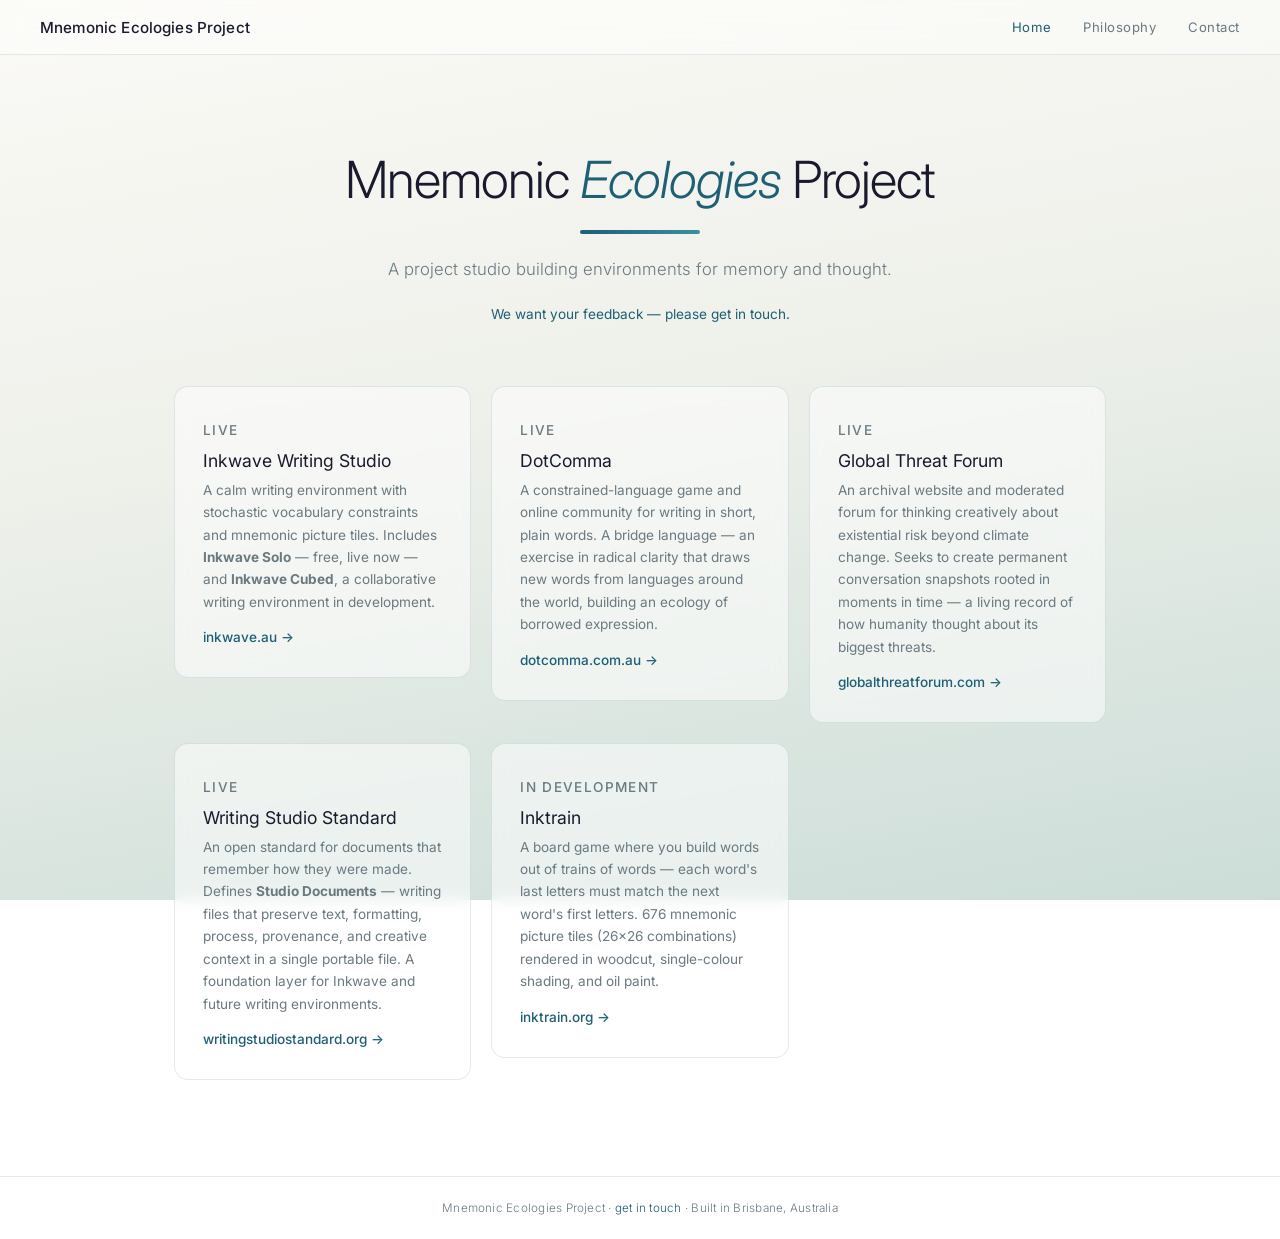
<file: index.html>
<!DOCTYPE html>
<html lang="en">
<head>
  <meta charset="UTF-8" />
  <meta name="viewport" content="width=device-width, initial-scale=1.0" />

  <meta name="author" content="Peter Gibson" />
  <meta name="theme-color" content="#1e5f74" />
  <link rel="icon" href="/favicon.svg" type="image/svg+xml" />
  <link rel="apple-touch-icon" href="/apple-touch-icon.png" />
  <link rel="manifest" href="/manifest.json" />
  <link rel="preconnect" href="https://fonts.googleapis.com" />
  <link rel="preconnect" href="https://fonts.gstatic.com" crossorigin />
  <link rel="alternate" hreflang="en" href="https://mnemonicecologies.me/" />
  <link rel="alternate" hreflang="en-AU" href="https://mnemonicecologies.me/" />
  <link rel="alternate" hreflang="x-default" href="https://mnemonicecologies.me/" />

  <title>Mnemonic Ecologies Project — Environments for Memory and Thought</title>
  <meta name="description" content="Mnemonic Ecologies builds technological environments that shape how we think and learn through mnemonics and memory. Projects include Inkwave, DotComma, Writing Studio Standard, Global Threat Forum, and Inktrain." />

  <link rel="canonical" href="https://mnemonicecologies.me/" />

  <meta property="og:type" content="website" />
  <meta property="og:url" content="https://mnemonicecologies.me/" />
  <meta property="og:title" content="Mnemonic Ecologies Project — Environments for Memory and Thought" />
  <meta property="og:description" content="Technological environments that shape how we think and learn through mnemonics and memory." />
  <meta property="og:image" content="https://mnemonicecologies.me/og-image.png" />
  <meta property="og:locale" content="en" />
  <meta property="og:site_name" content="Mnemonic Ecologies Project" />

  <meta name="twitter:card" content="summary_large_image" />
  <meta name="twitter:title" content="Mnemonic Ecologies Project — Environments for Memory and Thought" />
  <meta name="twitter:description" content="Technological environments that shape how we think and learn through mnemonics and memory." />
  <meta name="twitter:image" content="https://mnemonicecologies.me/og-image.png" />

  <link rel="stylesheet" href="/style.css" />

  <script type="application/ld+json">
  {
    "@context": "https://schema.org",
    "@type": "Organization",
    "name": "Mnemonic Ecologies Project",
    "url": "https://mnemonicecologies.me",
    "description": "A project studio building mnemonic environments — technological environments that shape how we think and learn through mnemonics and memory.",
    "sameAs": ["https://inkwave.au", "https://dotcomma.com.au", "https://writingstudiostandard.org", "https://globalthreatforum.com"]
  }
  </script>
</head>
<body>

  <a href="#main" class="skip-link">Skip to content</a>

  <nav aria-label="Main navigation">
    <a href="/" class="nav-logo" aria-label="Mnemonic Ecologies Project home">Mnemonic Ecologies Project</a>
    <div class="nav-links">
      <a href="/" class="active" aria-current="page">Home</a>
      <a href="/philosophy">Philosophy</a>
      <a href="/contact">Contact</a>
    </div>
  </nav>

  <main id="main">
    <section class="hero" aria-labelledby="hero-heading">
      <p class="hero-wordmark">Mnemonic <em>Ecologies</em> Project</p>
      <div class="hero-bar" aria-hidden="true"></div>
      <p class="tagline">A project studio building environments for memory and thought.</p>
      <p class="feedback-note">We want your feedback — please get in touch.</p>
    </section>

    <section class="projects" aria-labelledby="projects-heading">
      <h2 id="projects-heading" class="sr-only">Projects</h2>

      <article class="project">
        <p class="project-label">Live</p>
        <h3>Inkwave Writing Studio</h3>
        <p>A calm writing environment with stochastic vocabulary constraints and mnemonic picture tiles. Includes <strong>Inkwave Solo</strong> — free, live now — and <strong>Inkwave Cubed</strong>, a collaborative writing environment in development.</p>
        <a href="https://inkwave.au" class="project-link" rel="noopener noreferrer" target="_blank">inkwave.au →</a>
      </article>

      <article class="project">
        <p class="project-label">Live</p>
        <h3>DotComma</h3>
        <p>A constrained-language game and online community for writing in short, plain words. A bridge language — an exercise in radical clarity that draws new words from languages around the world, building an ecology of borrowed expression.</p>
        <a href="https://dotcomma.com.au" class="project-link" rel="noopener noreferrer" target="_blank">dotcomma.com.au →</a>
      </article>

      <article class="project">
        <p class="project-label">Live</p>
        <h3>Global Threat Forum</h3>
        <p>An archival website and moderated forum for thinking creatively about existential risk beyond climate change. Seeks to create permanent conversation snapshots rooted in moments in time — a living record of how humanity thought about its biggest threats.</p>
        <a href="https://globalthreatforum.com" class="project-link" rel="noopener noreferrer" target="_blank">globalthreatforum.com →</a>
      </article>

      <article class="project">
        <p class="project-label">Live</p>
        <h3>Writing Studio Standard</h3>
        <p>An open standard for documents that remember how they were made. Defines <strong>Studio Documents</strong> — writing files that preserve text, formatting, process, provenance, and creative context in a single portable file. A foundation layer for Inkwave and future writing environments.</p>
        <a href="https://writingstudiostandard.org" class="project-link" rel="noopener noreferrer" target="_blank">writingstudiostandard.org →</a>
      </article>

      <article class="project">
        <p class="project-label">In development</p>
        <h3>Inktrain</h3>
        <p>A board game where you build words out of trains of words — each word's last letters must match the next word's first letters. 676 mnemonic picture tiles (26×26 combinations) rendered in woodcut, single-colour shading, and oil paint.</p>
        <a href="https://inktrain.org" class="project-link" rel="noopener noreferrer" target="_blank">inktrain.org →</a>
      </article>

    </section>
  </main>

  <footer>
    <p>Mnemonic Ecologies Project &middot; <a href="/contact">get in touch</a> &middot; Built in Brisbane, Australia</p>
  </footer>

</body>
</html>
</file>
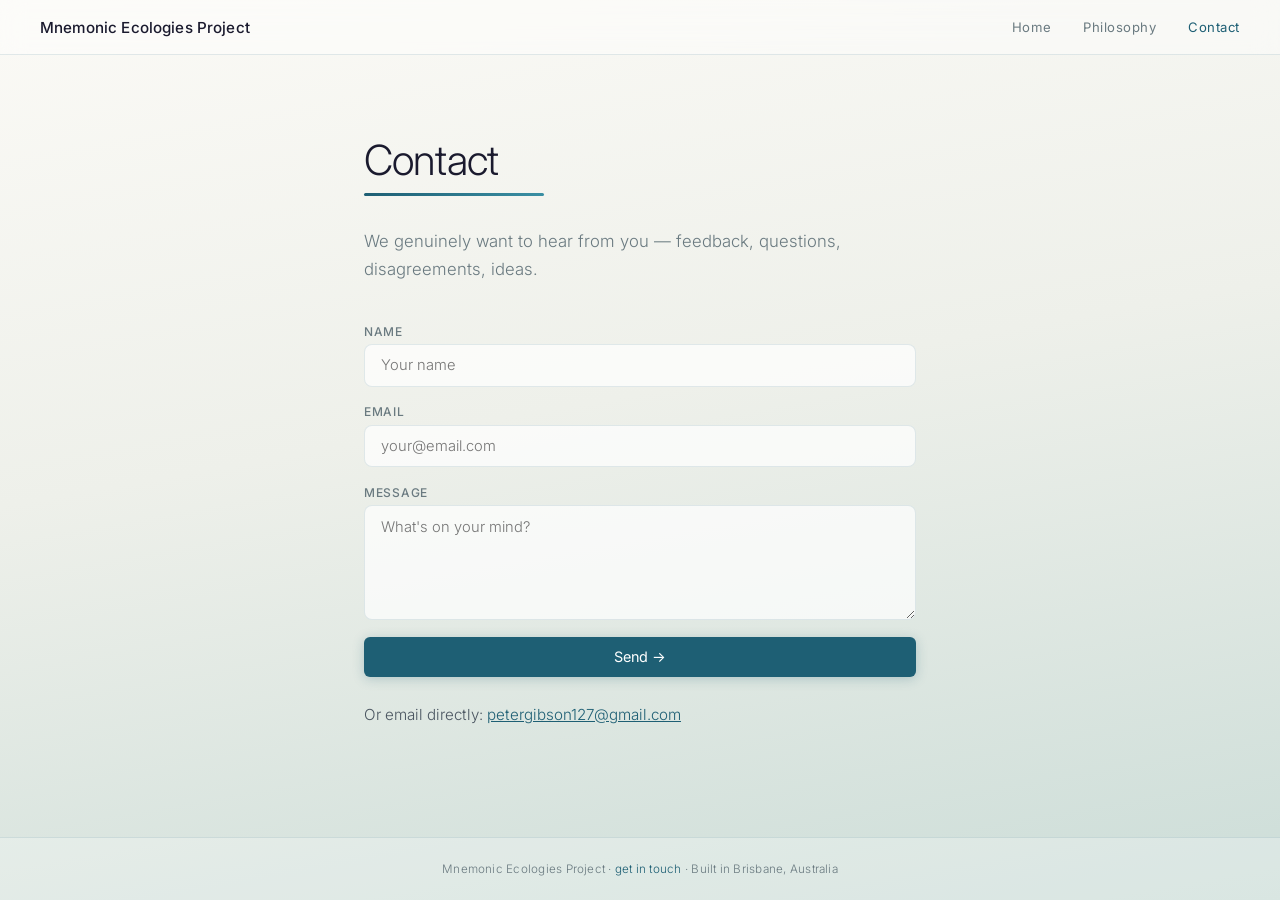
<file: contact.html>
<!DOCTYPE html>
<html lang="en">
<head>
  <meta charset="UTF-8" />
  <meta name="viewport" content="width=device-width, initial-scale=1.0" />

  <meta name="author" content="Peter Gibson" />
  <meta name="theme-color" content="#1e5f74" />
  <link rel="icon" href="/favicon.svg" type="image/svg+xml" />
  <link rel="apple-touch-icon" href="/apple-touch-icon.png" />
  <link rel="manifest" href="/manifest.json" />
  <link rel="preconnect" href="https://fonts.googleapis.com" />
  <link rel="preconnect" href="https://fonts.gstatic.com" crossorigin />
  <link rel="alternate" hreflang="en" href="https://mnemonicecologies.me/contact" />
  <link rel="alternate" hreflang="en-AU" href="https://mnemonicecologies.me/contact" />
  <link rel="alternate" hreflang="x-default" href="https://mnemonicecologies.me/contact" />

  <title>Contact | Mnemonic Ecologies</title>
  <meta name="description" content="Get in touch with Mnemonic Ecologies. We want your feedback, questions, and ideas." />

  <link rel="canonical" href="https://mnemonicecologies.me/contact" />

  <meta property="og:type" content="website" />
  <meta property="og:url" content="https://mnemonicecologies.me/contact" />
  <meta property="og:title" content="Contact | Mnemonic Ecologies Project" />
  <meta property="og:description" content="We want your feedback, questions, and ideas." />
  <meta property="og:image" content="https://mnemonicecologies.me/og-image.png" />
  <meta property="og:site_name" content="Mnemonic Ecologies Project" />

  <link rel="stylesheet" href="/style.css" />
  <script type="application/ld+json">
  {
  "@context": "https://schema.org",
  "@type": "WebPage",
  "name": "Contact | Mnemonic Ecologies Project",
  "url": "https://mnemonicecologies.me/contact",
  "isPartOf": {
    "@type": "WebSite",
    "name": "Mnemonic Ecologies Project",
    "url": "https://mnemonicecologies.me/"
  },
  "breadcrumb": {
    "@type": "BreadcrumbList",
    "itemListElement": [
      {
        "@type": "ListItem",
        "position": 1,
        "name": "Home",
        "item": "https://mnemonicecologies.me/"
      },
      {
        "@type": "ListItem",
        "position": 2,
        "name": "Contact",
        "item": "https://mnemonicecologies.me/contact"
      }
    ]
  }
}
  </script>
</head>
<body>

  <a href="#main" class="skip-link">Skip to content</a>

  <nav aria-label="Main navigation">
    <a href="/" class="nav-logo" aria-label="Mnemonic Ecologies Project home">Mnemonic Ecologies Project</a>
    <div class="nav-links">
      <a href="/">Home</a>
      <a href="/philosophy">Philosophy</a>
      <a href="/contact" class="active" aria-current="page">Contact</a>
    </div>
  </nav>

  <main id="main" class="prose-page contact-page">
    <h1>Contact</h1>
    <div class="page-bar" aria-hidden="true"></div>
    <p class="lead">We genuinely want to hear from you — feedback, questions, disagreements, ideas.</p>

    <form class="contact-form" action="https://formspree.io/f/mjgqyqrq" method="POST">
      <label>
        Name
        <input type="text" name="name" autocomplete="name" placeholder="Your name" required />
      </label>
      <label>
        Email
        <input type="email" name="email" autocomplete="email" placeholder="your@email.com" required />
      </label>
      <label>
        Message
        <textarea name="message" rows="5" placeholder="What's on your mind?" required></textarea>
      </label>
      <button type="submit" class="cta">Send →</button>
    </form>

    <p class="contact-alt">Or email directly: <a href="mailto:petergibson127@gmail.com">petergibson127@gmail.com</a></p>
  </main>

  <footer>
    <p>Mnemonic Ecologies Project &middot; <a href="/contact">get in touch</a> &middot; Built in Brisbane, Australia</p>
  </footer>

</body>
</html>
</file>
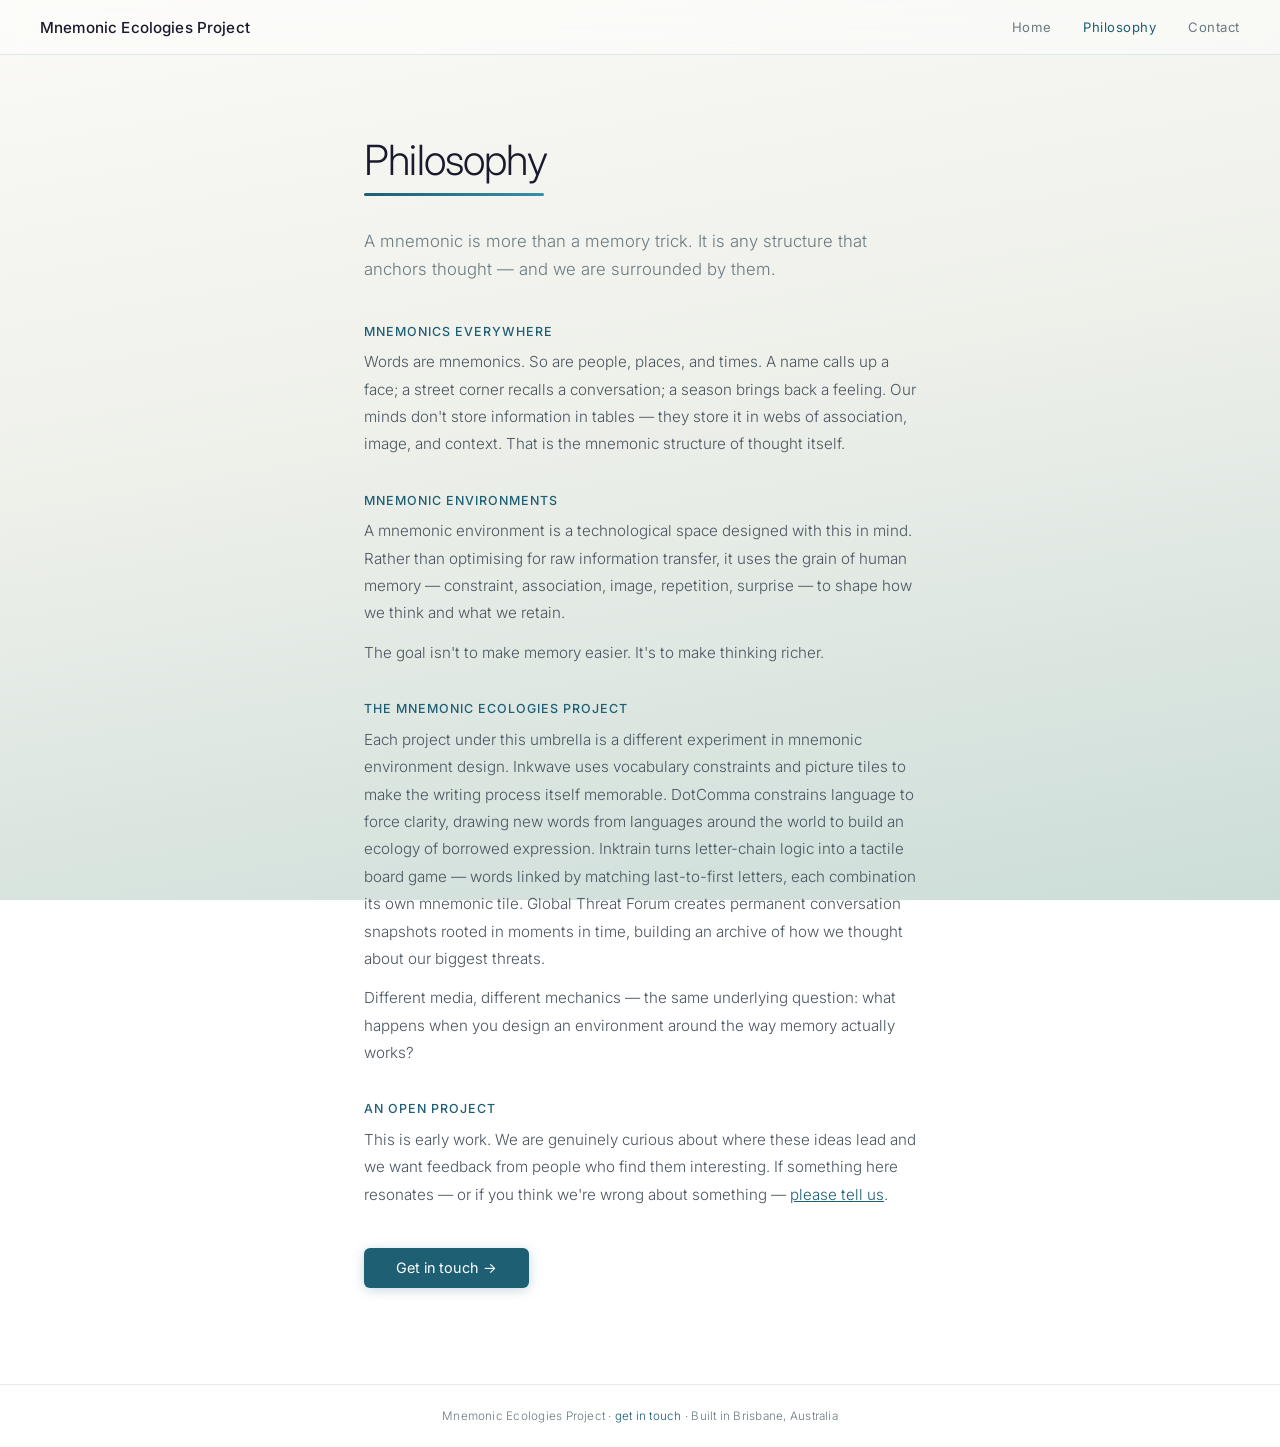
<file: philosophy.html>
<!DOCTYPE html>
<html lang="en">
<head>
  <meta charset="UTF-8" />
  <meta name="viewport" content="width=device-width, initial-scale=1.0" />

  <meta name="author" content="Peter Gibson" />
  <meta name="theme-color" content="#1e5f74" />
  <link rel="icon" href="/favicon.svg" type="image/svg+xml" />
  <link rel="apple-touch-icon" href="/apple-touch-icon.png" />
  <link rel="manifest" href="/manifest.json" />
  <link rel="preconnect" href="https://fonts.googleapis.com" />
  <link rel="preconnect" href="https://fonts.gstatic.com" crossorigin />
  <link rel="alternate" hreflang="en" href="https://mnemonicecologies.me/philosophy" />
  <link rel="alternate" hreflang="en-AU" href="https://mnemonicecologies.me/philosophy" />
  <link rel="alternate" hreflang="x-default" href="https://mnemonicecologies.me/philosophy" />

  <title>Philosophy | Mnemonic Ecologies</title>
  <meta name="description" content="The philosophy behind Mnemonic Ecologies — treating mnemonics as more than memory devices, and building environments that shape how we think and learn." />

  <link rel="canonical" href="https://mnemonicecologies.me/philosophy" />

  <meta property="og:type" content="article" />
  <meta property="og:url" content="https://mnemonicecologies.me/philosophy" />
  <meta property="og:title" content="Philosophy | Mnemonic Ecologies Project" />
  <meta property="og:description" content="Treating mnemonics as more than memory devices, and building environments that shape how we think and learn." />
  <meta property="og:image" content="https://mnemonicecologies.me/og-image.png" />
  <meta property="og:site_name" content="Mnemonic Ecologies Project" />

  <link rel="stylesheet" href="/style.css" />
  <script type="application/ld+json">
  {
  "@context": "https://schema.org",
  "@type": "WebPage",
  "name": "Philosophy | Mnemonic Ecologies Project",
  "url": "https://mnemonicecologies.me/philosophy",
  "isPartOf": {
    "@type": "WebSite",
    "name": "Mnemonic Ecologies Project",
    "url": "https://mnemonicecologies.me/"
  },
  "breadcrumb": {
    "@type": "BreadcrumbList",
    "itemListElement": [
      {
        "@type": "ListItem",
        "position": 1,
        "name": "Home",
        "item": "https://mnemonicecologies.me/"
      },
      {
        "@type": "ListItem",
        "position": 2,
        "name": "Philosophy",
        "item": "https://mnemonicecologies.me/philosophy"
      }
    ]
  }
}
  </script>
</head>
<body>

  <a href="#main" class="skip-link">Skip to content</a>

  <nav aria-label="Main navigation">
    <a href="/" class="nav-logo" aria-label="Mnemonic Ecologies Project home">Mnemonic Ecologies Project</a>
    <div class="nav-links">
      <a href="/">Home</a>
      <a href="/philosophy" class="active" aria-current="page">Philosophy</a>
      <a href="/contact">Contact</a>
    </div>
  </nav>

  <main id="main" class="prose-page">
    <article>
      <h1>Philosophy</h1>
      <div class="page-bar" aria-hidden="true"></div>
      <p class="lead">A mnemonic is more than a memory trick. It is any structure that anchors thought — and we are surrounded by them.</p>

      <h2>Mnemonics everywhere</h2>
      <p>
        Words are mnemonics. So are people, places, and times. A name calls up a face; a street corner
        recalls a conversation; a season brings back a feeling. Our minds don't store information in
        tables — they store it in webs of association, image, and context. That is the mnemonic structure
        of thought itself.
      </p>

      <h2>Mnemonic environments</h2>
      <p>
        A mnemonic environment is a technological space designed with this in mind. Rather than
        optimising for raw information transfer, it uses the grain of human memory — constraint,
        association, image, repetition, surprise — to shape how we think and what we retain.
      </p>
      <p>
        The goal isn't to make memory easier. It's to make thinking richer.
      </p>

      <h2>The Mnemonic Ecologies Project</h2>
      <p>
        Each project under this umbrella is a different experiment in mnemonic environment design.
        Inkwave uses vocabulary constraints and picture tiles to make the writing process itself
        memorable. DotComma constrains language to force clarity, drawing new words from languages
        around the world to build an ecology of borrowed expression. Inktrain turns letter-chain
        logic into a tactile board game — words linked by matching last-to-first letters, each
        combination its own mnemonic tile. Global Threat Forum creates permanent conversation
        snapshots rooted in moments in time, building an archive of how we thought about our
        biggest threats.
      </p>
      <p>
        Different media, different mechanics — the same underlying question: what happens when
        you design an environment around the way memory actually works?
      </p>

      <h2>An open project</h2>
      <p>
        This is early work. We are genuinely curious about where these ideas lead and we want
        feedback from people who find them interesting. If something here resonates — or if you
        think we're wrong about something — <a href="/contact">please tell us</a>.
      </p>

      <div class="cta-block">
        <a href="/contact" class="cta">Get in touch →</a>
      </div>
    </article>
  </main>

  <footer>
    <p>Mnemonic Ecologies Project &middot; <a href="/contact">get in touch</a> &middot; Built in Brisbane, Australia</p>
  </footer>

</body>
</html>
</file>
<file: style.css>
@import url('https://fonts.googleapis.com/css2?family=Inter:wght@300;400;500&display=swap');

*, *::before, *::after { box-sizing: border-box; margin: 0; padding: 0; }

:root {
  --ink:    #1a1a2e;
  --accent: #1e5f74;
  --light:  #3a8fa3;
  --muted:  #6a7a80;
  --bg:     linear-gradient(170deg, #fbfaf6 0%, #eef0ea 45%, #ccddd8 100%);
  --card:   rgba(255,255,255,0.5);
  --border: rgba(30,95,116,0.12);
}

html { scroll-behavior: smooth; }

body {
  font-family: 'Inter', system-ui, sans-serif;
  background: var(--bg);
  background-attachment: fixed;
  color: var(--ink);
  min-height: 100vh;
  display: flex;
  flex-direction: column;
  -webkit-font-smoothing: antialiased;
}

/* ── Accessibility ── */
.skip-link {
  position: absolute; left: -9999px; top: auto; width: 1px; height: 1px; overflow: hidden;
}
.skip-link:focus {
  position: static; width: auto; height: auto;
  padding: 0.5rem 1rem; background: var(--accent); color: #fff; z-index: 100;
}
.sr-only {
  position: absolute; width: 1px; height: 1px; padding: 0;
  margin: -1px; overflow: hidden; clip: rect(0,0,0,0); border: 0;
}

/* ── Nav ── */
nav {
  display: flex;
  align-items: center;
  justify-content: space-between;
  padding: 1.1rem 2.5rem;
  background: rgba(255,255,255,0.4);
  backdrop-filter: blur(12px);
  border-bottom: 1px solid var(--border);
  position: sticky;
  top: 0;
  z-index: 10;
}

.nav-logo {
  font-size: 0.95rem;
  font-weight: 500;
  color: var(--ink);
  text-decoration: none;
  letter-spacing: 0.01em;
}

.nav-links { display: flex; gap: 2rem; }

.nav-links a {
  font-size: 0.82rem;
  font-weight: 400;
  color: var(--muted);
  text-decoration: none;
  letter-spacing: 0.04em;
  transition: color 0.15s;
}
.nav-links a:hover,
.nav-links a.active { color: var(--accent); }

/* ── Main ── */
main { flex: 1; }

/* ── Hero ── */
.hero {
  display: flex;
  flex-direction: column;
  align-items: center;
  text-align: center;
  padding: 6rem 1.5rem 4rem;
  gap: 1.2rem;
}

.hero-wordmark {
  font-size: clamp(2rem, 5vw, 3.2rem);
  font-weight: 300;
  color: var(--ink);
  letter-spacing: -0.02em;
  line-height: 1.1;
  white-space: nowrap;
}

.hero-wordmark em {
  font-style: italic;
  color: var(--accent);
}

.hero-bar {
  width: 120px;
  height: 4px;
  border-radius: 2px;
  background: linear-gradient(90deg, var(--accent), var(--light));
  margin: 0.2rem 0;
}

.tagline {
  font-size: clamp(0.9rem, 1.8vw, 1.05rem);
  color: var(--muted);
  font-weight: 300;
  max-width: 560px;
  line-height: 1.65;
}

.feedback-note {
  font-size: 0.85rem;
  color: var(--accent);
  font-weight: 400;
  margin-top: 0.2rem;
}

/* ── CTA ── */
.cta {
  display: inline-block;
  padding: 0.7rem 2rem;
  background: var(--accent);
  color: #fff !important;
  -webkit-text-fill-color: #fff;
  text-decoration: none;
  border-radius: 6px;
  font-size: 0.9rem;
  font-family: inherit;
  font-weight: 400;
  border: none;
  cursor: pointer;
  transition: background 0.15s, box-shadow 0.15s;
  box-shadow: 0 2px 12px rgba(30,95,116,0.25);
}
.cta:hover {
  background: #2a7a94;
  box-shadow: 0 4px 20px rgba(30,95,116,0.35);
}

/* ── Projects grid ── */
.projects {
  display: grid;
  grid-template-columns: repeat(auto-fit, minmax(260px, 1fr));
  gap: 1.25rem;
  align-items: start;
  max-width: 980px;
  margin: 0 auto;
  padding: 0 1.5rem 6rem;
}

.project {
  background: var(--card);
  border: 1px solid var(--border);
  border-radius: 14px;
  padding: 2rem 1.75rem;
  backdrop-filter: blur(8px);
  transition: box-shadow 0.2s;
  display: flex;
  flex-direction: column;
  gap: 0.5rem;
}
.project:hover {
  box-shadow: 0 4px 24px rgba(30,95,116,0.12);
}

.project-label {
  font-size: 0.7rem;
  font-weight: 500;
  letter-spacing: 0.1em;
  color: var(--light);
  text-transform: uppercase;
}

.project h3 {
  font-size: 1.1rem;
  font-weight: 400;
  color: var(--ink);
}

.project p {
  font-size: 0.85rem;
  color: var(--muted);
  line-height: 1.65;
  flex: 1;
}

.project-link {
  display: inline-block;
  margin-top: 0.5rem;
  font-size: 0.85rem;
  color: var(--accent);
  text-decoration: none;
  font-weight: 500;
}
.project-link:hover { text-decoration: underline; }

.project-dev {
  font-size: 0.72rem;
  color: var(--muted);
  font-style: italic;
  margin-top: 0.5rem;
}

/* ── Prose pages ── */
.prose-page {
  max-width: 600px;
  margin: 0 auto;
  padding: 5rem 1.5rem 6rem;
}

.prose-page h1 {
  font-size: clamp(1.8rem, 5vw, 2.6rem);
  font-weight: 300;
  color: var(--ink);
  letter-spacing: -0.02em;
  margin-bottom: 0.5rem;
}

.prose-page .page-bar {
  width: 180px;
  height: 3px;
  background: linear-gradient(90deg, var(--accent), var(--light));
  border-radius: 2px;
  margin-bottom: 2rem;
}

.prose-page .lead {
  font-size: 1.05rem;
  color: var(--muted);
  font-weight: 300;
  margin-bottom: 2.5rem;
  line-height: 1.65;
}

.prose-page h2 {
  font-size: 0.78rem;
  font-weight: 500;
  color: var(--accent);
  letter-spacing: 0.08em;
  text-transform: uppercase;
  margin: 2.2rem 0 0.6rem;
}

.prose-page p {
  font-size: 0.95rem;
  color: #4a5560;
  line-height: 1.8;
  margin-bottom: 0.75rem;
  font-weight: 300;
}

.prose-page a { color: var(--accent); }
.prose-page a:hover { text-decoration: underline; }

.cta-block { margin-top: 2.5rem; }

/* ── Contact page ── */
.contact-form {
  display: flex;
  flex-direction: column;
  gap: 1.1rem;
  margin-bottom: 1.5rem;
}

.contact-form label {
  display: flex;
  flex-direction: column;
  gap: 0.35rem;
  font-size: 0.75rem;
  font-weight: 500;
  color: var(--muted);
  letter-spacing: 0.06em;
  text-transform: uppercase;
}

.contact-form input,
.contact-form textarea {
  background: rgba(255,255,255,0.7);
  border: 1px solid var(--border);
  border-radius: 8px;
  padding: 0.7rem 1rem;
  color: var(--ink);
  font-family: inherit;
  font-size: 0.92rem;
  font-weight: 300;
  outline: none;
  resize: vertical;
  transition: border-color 0.15s, box-shadow 0.15s;
}
.contact-form input:focus,
.contact-form textarea:focus {
  border-color: var(--accent);
  box-shadow: 0 0 0 3px rgba(30,95,116,0.08);
}

.contact-alt {
  font-size: 0.8rem;
  color: var(--muted);
  margin-top: 1.5rem;
  font-weight: 300;
}
.contact-alt a { color: var(--accent); }

/* ── Footer ── */
footer {
  text-align: center;
  padding: 1.5rem;
  font-size: 0.73rem;
  color: var(--muted);
  border-top: 1px solid var(--border);
  background: rgba(255,255,255,0.25);
  font-weight: 300;
  letter-spacing: 0.02em;
}
footer a { color: var(--accent); text-decoration: none; }
footer a:hover { text-decoration: underline; }

/* ── Responsive ── */
@media (max-width: 520px) {
  nav { padding: 1rem 1.25rem; }
  .nav-links { gap: 1.2rem; }
  .hero { padding: 4rem 1rem 3rem; }
  .hero-wordmark { white-space: normal; }
  .prose-page { padding: 3.5rem 1.25rem 4rem; }
}
</file>
